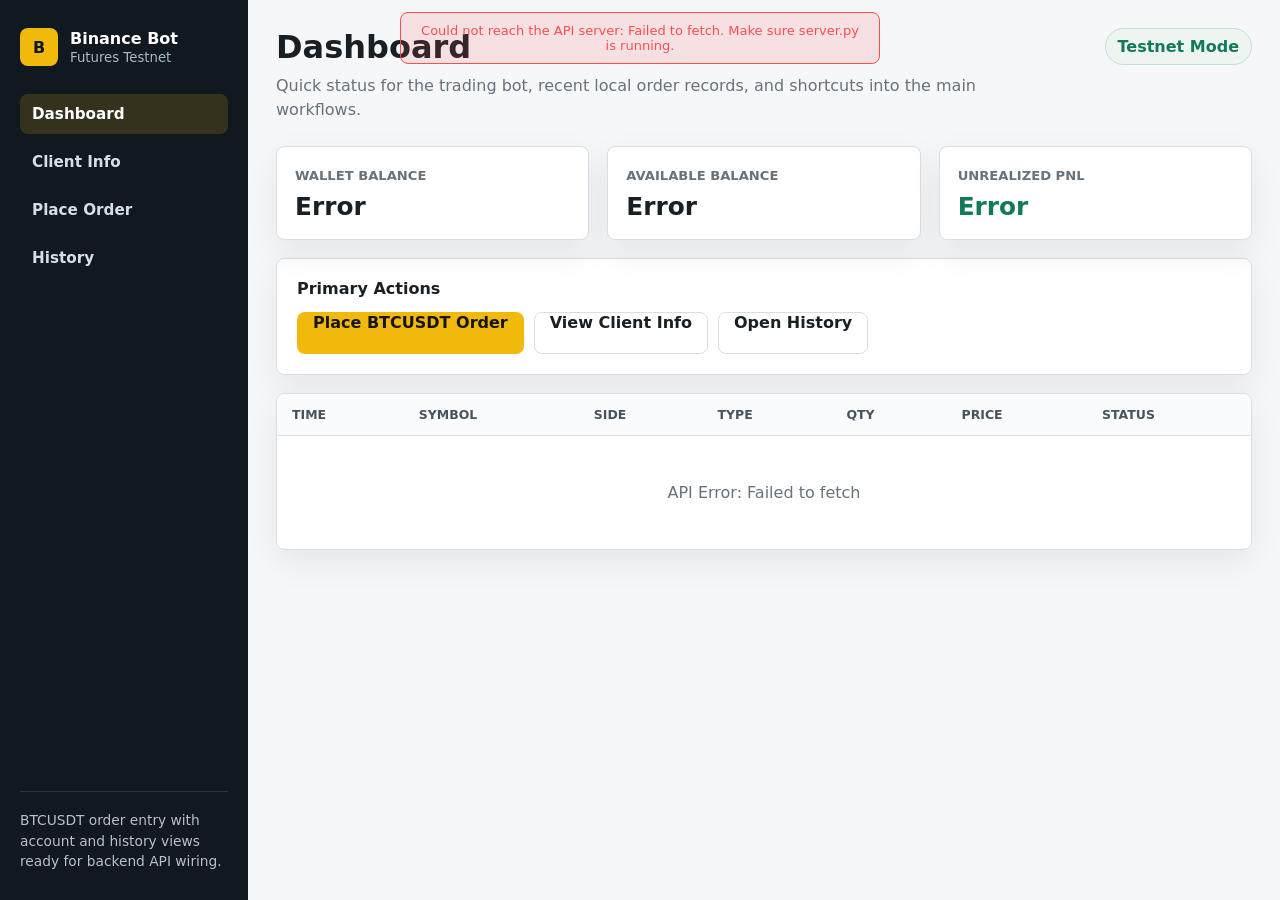
<file: frontend/index.html>
<!doctype html>
<html lang="en">
  <head>
    <meta charset="utf-8">
    <meta name="viewport" content="width=device-width, initial-scale=1">
    <title>Trading Bot Dashboard</title>
    <link rel="stylesheet" href="styles.css">
  </head>
  <body data-page="dashboard">
    <div class="app-shell">
      <aside class="sidebar">
        <a class="brand" href="index.html">
          <span class="brand-mark">B</span>
          <span class="brand-text">
            <strong>Binance Bot</strong>
            <span>Futures Testnet</span>
          </span>
        </a>
        <nav class="nav" aria-label="Primary">
          <a href="index.html" data-page="dashboard">Dashboard</a>
          <a href="client-info.html" data-page="client">Client Info</a>
          <a href="orders.html" data-page="orders">Place Order</a>
          <a href="history.html" data-page="history">History</a>
        </nav>
        <div class="sidebar-note">BTCUSDT order entry with account and history views ready for backend API wiring.</div>
      </aside>

      <main class="content">
        <header class="topbar">
          <div>
            <h1>Dashboard</h1>
            <p>Quick status for the trading bot, recent local order records, and shortcuts into the main workflows.</p>
          </div>
          <span class="status-pill">Testnet Mode</span>
        </header>

        <section class="grid three">
          <article class="metric">
            <span>Wallet Balance</span>
            <strong id="walletBalance">--</strong>
          </article>
          <article class="metric">
            <span>Available Balance</span>
            <strong id="availableBalance">--</strong>
          </article>
          <article class="metric good">
            <span>Unrealized PnL</span>
            <strong id="unrealizedPnl">--</strong>
          </article>
        </section>

        <section style="margin-top: 18px;">
          <article class="panel">
            <h2>Primary Actions</h2>
            <div class="actions">
              <a class="button" href="orders.html">Place BTCUSDT Order</a>
              <a class="button secondary" href="client-info.html">View Client Info</a>
              <a class="button secondary" href="history.html">Open History</a>
            </div>
          </article>
        </section>

        <section style="margin-top: 18px;">
          <div class="table-wrap">
            <table>
              <thead>
                <tr>
                  <th>Time</th>
                  <th>Symbol</th>
                  <th>Side</th>
                  <th>Type</th>
                  <th>Qty</th>
                  <th>Price</th>
                  <th>Status</th>
                </tr>
              </thead>
              <tbody id="recentOrdersBody"></tbody>
            </table>
          </div>
        </section>
      </main>
    </div>
    <script src="app.js"></script>
  </body>
</html>
</file>
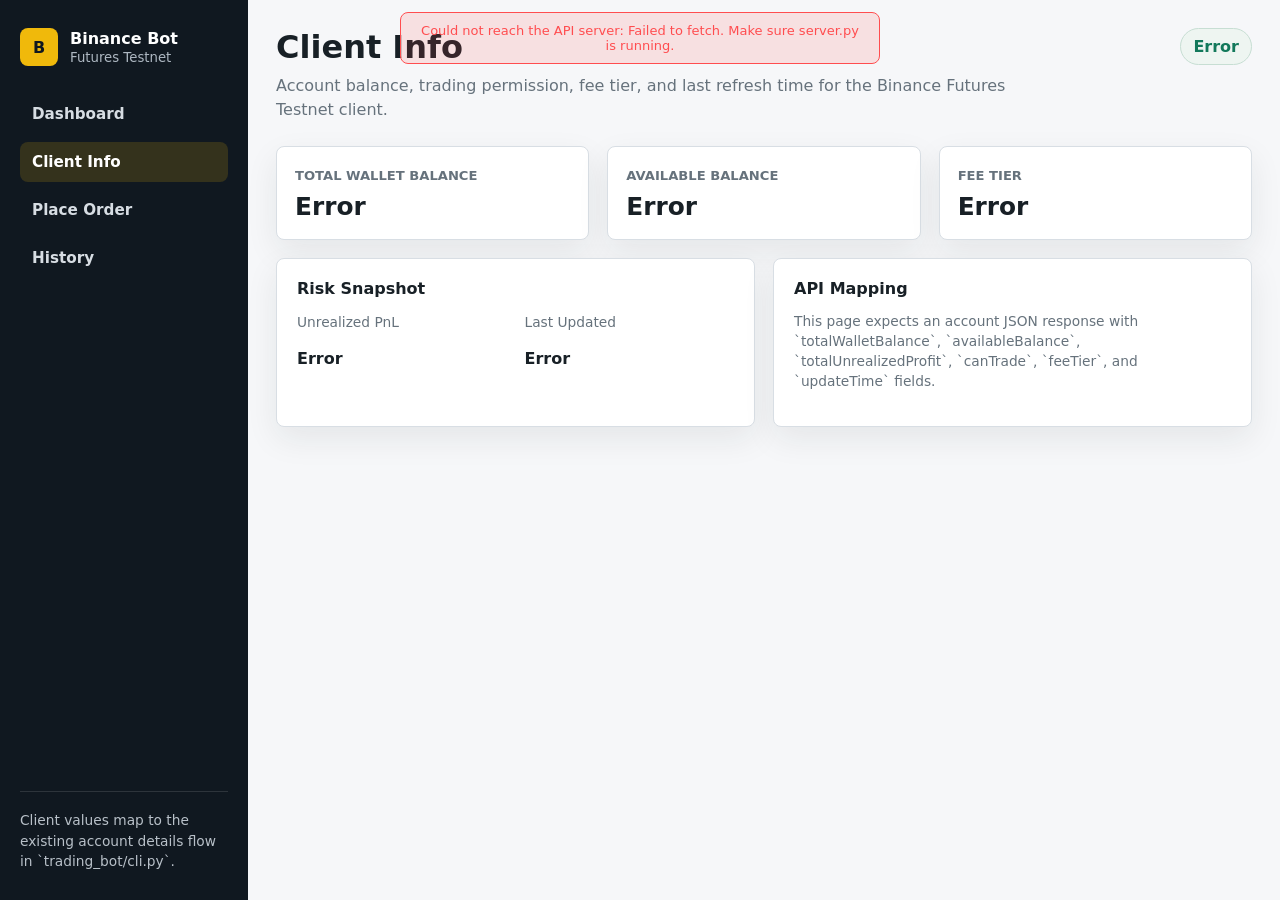
<file: frontend/client-info.html>
<!doctype html>
<html lang="en">
  <head>
    <meta charset="utf-8">
    <meta name="viewport" content="width=device-width, initial-scale=1">
    <title>Client Info - Trading Bot</title>
    <link rel="stylesheet" href="styles.css">
  </head>
  <body data-page="client">
    <div class="app-shell">
      <aside class="sidebar">
        <a class="brand" href="index.html">
          <span class="brand-mark">B</span>
          <span class="brand-text">
            <strong>Binance Bot</strong>
            <span>Futures Testnet</span>
          </span>
        </a>
        <nav class="nav" aria-label="Primary">
          <a href="index.html" data-page="dashboard">Dashboard</a>
          <a href="client-info.html" data-page="client">Client Info</a>
          <a href="orders.html" data-page="orders">Place Order</a>
          <a href="history.html" data-page="history">History</a>
        </nav>
        <div class="sidebar-note">Client values map to the existing account details flow in `trading_bot/cli.py`.</div>
      </aside>

      <main class="content">
        <header class="topbar">
          <div>
            <h1>Client Info</h1>
            <p>Account balance, trading permission, fee tier, and last refresh time for the Binance Futures Testnet client.</p>
          </div>
          <span class="status-pill" id="tradingStatus">Checking</span>
        </header>

        <section class="grid three">
          <article class="metric">
            <span>Total Wallet Balance</span>
            <strong id="walletBalance">--</strong>
          </article>
          <article class="metric">
            <span>Available Balance</span>
            <strong id="availableBalance">--</strong>
          </article>
          <article class="metric">
            <span>Fee Tier</span>
            <strong id="feeTier">--</strong>
          </article>
        </section>

        <section class="grid two" style="margin-top: 18px;">
          <article class="panel">
            <h2>Risk Snapshot</h2>
            <div class="grid two">
              <div>
                <span class="helper">Unrealized PnL</span>
                <p><strong id="unrealizedPnl">--</strong></p>
              </div>
              <div>
                <span class="helper">Last Updated</span>
                <p><strong id="lastUpdated">--</strong></p>
              </div>
            </div>
          </article>
          <article class="panel">
            <h2>API Mapping</h2>
            <p class="helper">This page expects an account JSON response with `totalWalletBalance`, `availableBalance`, `totalUnrealizedProfit`, `canTrade`, `feeTier`, and `updateTime` fields.</p>
          </article>
        </section>
      </main>
    </div>
    <script src="app.js"></script>
  </body>
</html>
</file>
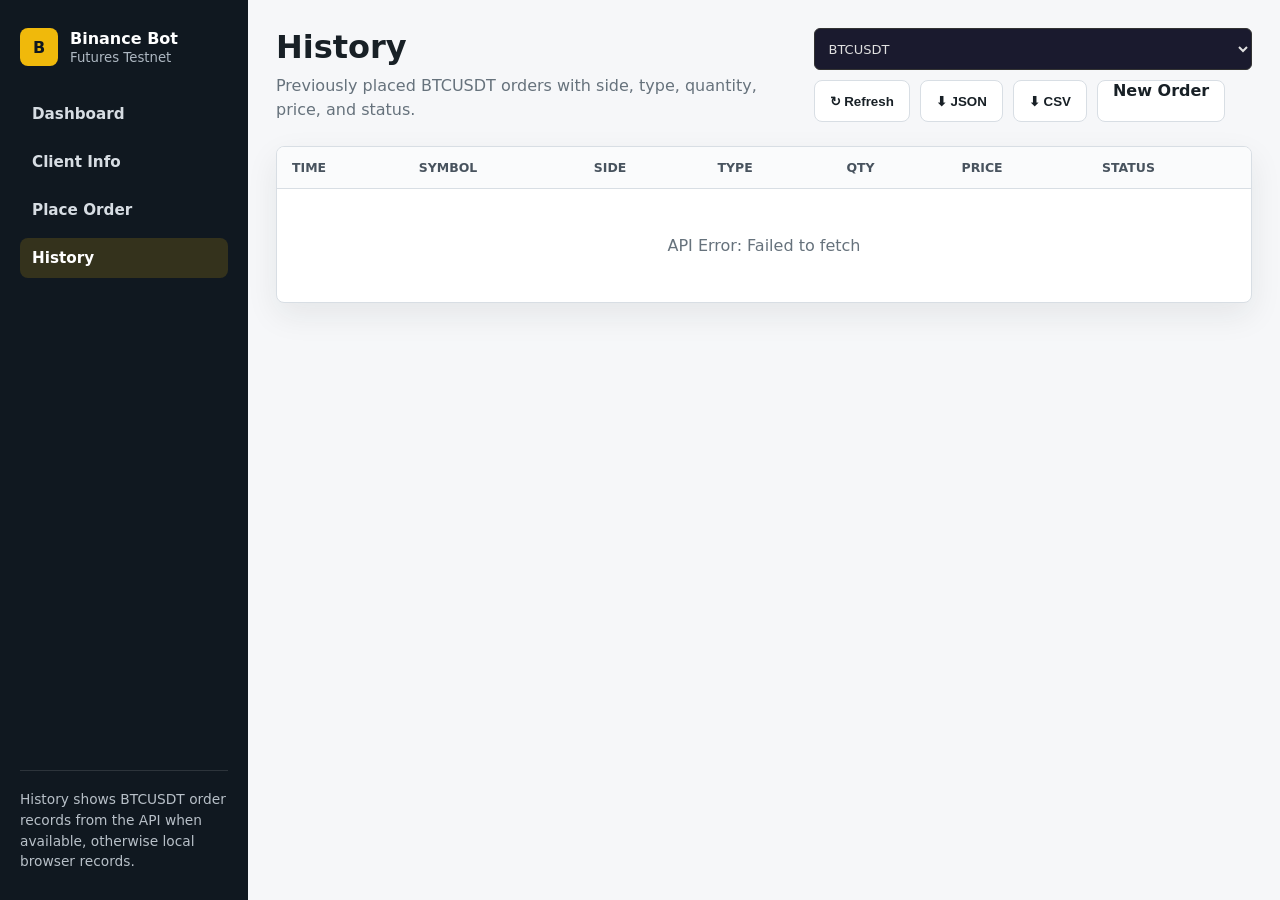
<file: frontend/history.html>
<!doctype html>
<html lang="en">
  <head>
    <meta charset="utf-8">
    <meta name="viewport" content="width=device-width, initial-scale=1">
    <title>History - Trading Bot</title>
    <link rel="stylesheet" href="styles.css">
  </head>
  <body data-page="history">
    <div class="app-shell">
      <aside class="sidebar">
        <a class="brand" href="index.html">
          <span class="brand-mark">B</span>
          <span class="brand-text">
            <strong>Binance Bot</strong>
            <span>Futures Testnet</span>
          </span>
        </a>
        <nav class="nav" aria-label="Primary">
          <a href="index.html" data-page="dashboard">Dashboard</a>
          <a href="client-info.html" data-page="client">Client Info</a>
          <a href="orders.html" data-page="orders">Place Order</a>
          <a href="history.html" data-page="history">History</a>
        </nav>
        <div class="sidebar-note">History shows BTCUSDT order records from the API when available, otherwise local browser records.</div>
      </aside>

      <main class="content">
        <header class="topbar">
          <div>
            <h1>History</h1>
            <p>Previously placed BTCUSDT orders with side, type, quantity, price, and status.</p>
          </div>
          <div class="actions">
            <select id="symbolFilter" style="padding:6px 10px;border-radius:6px;border:1px solid #333;background:#1a1a2e;color:#e0e0e0;font-size:13px;">
              <option value="BTCUSDT">BTCUSDT</option>
              <option value="ETHUSDT">ETHUSDT</option>
              <option value="BNBUSDT">BNBUSDT</option>
            </select>
            <button class="button secondary" id="refreshHistory" type="button">↻ Refresh</button>
            <button class="button secondary" id="downloadJson" type="button">⬇ JSON</button>
            <button class="button secondary" id="downloadCsv" type="button">⬇ CSV</button>
            <a class="button secondary" href="orders.html">New Order</a>
          </div>
        </header>

        <section class="table-wrap">
          <table>
            <thead>
              <tr>
                <th>Time</th>
                <th>Symbol</th>
                <th>Side</th>
                <th>Type</th>
                <th>Qty</th>
                <th>Price</th>
                <th>Status</th>
              </tr>
            </thead>
            <tbody id="historyBody"></tbody>
          </table>
        </section>
      </main>
    </div>
    <script src="app.js"></script>
  </body>
</html>
</file>
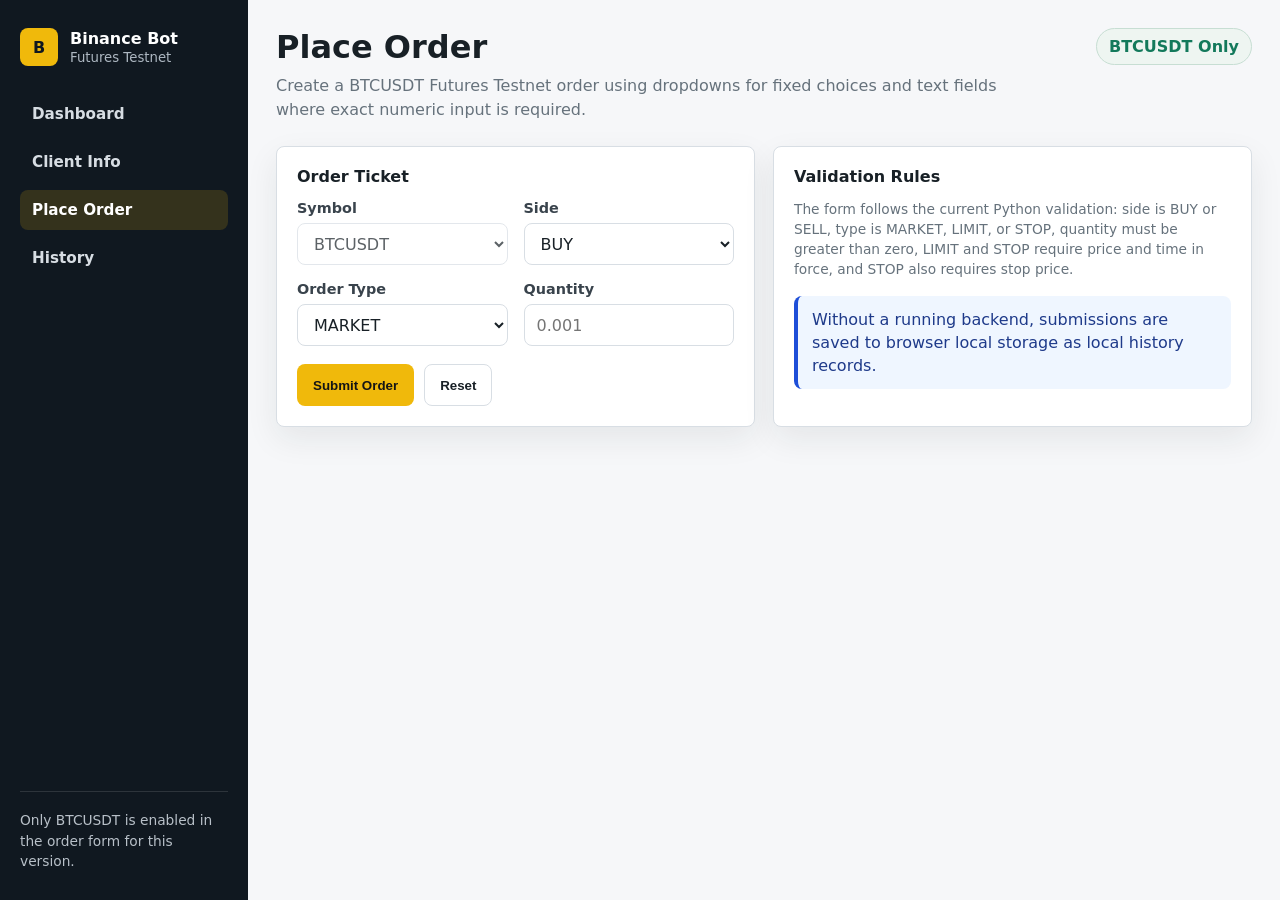
<file: frontend/orders.html>
<!doctype html>
<html lang="en">
  <head>
    <meta charset="utf-8">
    <meta name="viewport" content="width=device-width, initial-scale=1">
    <title>Place Order - Trading Bot</title>
    <link rel="stylesheet" href="styles.css">
  </head>
  <body data-page="orders">
    <div class="app-shell">
      <aside class="sidebar">
        <a class="brand" href="index.html">
          <span class="brand-mark">B</span>
          <span class="brand-text">
            <strong>Binance Bot</strong>
            <span>Futures Testnet</span>
          </span>
        </a>
        <nav class="nav" aria-label="Primary">
          <a href="index.html" data-page="dashboard">Dashboard</a>
          <a href="client-info.html" data-page="client">Client Info</a>
          <a href="orders.html" data-page="orders">Place Order</a>
          <a href="history.html" data-page="history">History</a>
        </nav>
        <div class="sidebar-note">Only BTCUSDT is enabled in the order form for this version.</div>
      </aside>

      <main class="content">
        <header class="topbar">
          <div>
            <h1>Place Order</h1>
            <p>Create a BTCUSDT Futures Testnet order using dropdowns for fixed choices and text fields where exact numeric input is required.</p>
          </div>
          <span class="status-pill">BTCUSDT Only</span>
        </header>

        <section class="grid two">
          <form class="panel" id="orderForm">
            <h2>Order Ticket</h2>
            <div class="form-grid">
              <div class="field">
                <label for="symbol">Symbol</label>
                <select id="symbol" name="symbol" disabled>
                  <option value="BTCUSDT">BTCUSDT</option>
                </select>
              </div>

              <div class="field">
                <label for="side">Side</label>
                <select id="side" name="side" required>
                  <option value="BUY">BUY</option>
                  <option value="SELL">SELL</option>
                </select>
              </div>

              <div class="field">
                <label for="orderType">Order Type</label>
                <select id="orderType" name="order_type" required>
                  <option value="MARKET">MARKET</option>
                  <option value="LIMIT">LIMIT</option>
                  <option value="STOP">STOP</option>
                </select>
              </div>

              <div class="field">
                <label for="quantity">Quantity</label>
                <input id="quantity" name="quantity" inputmode="decimal" placeholder="0.001" required>
              </div>

              <div class="field" id="priceField">
                <label for="price">Price</label>
                <input id="price" name="price" inputmode="decimal" placeholder="65000">
              </div>

              <div class="field" id="timeInForceField">
                <label for="timeInForce">Time In Force</label>
                <select id="timeInForce" name="time_in_force">
                  <option value="GTC">GTC</option>
                  <option value="IOC">IOC</option>
                  <option value="FOK">FOK</option>
                  <option value="GTX">GTX</option>
                  <option value="GTD">GTD</option>
                </select>
              </div>

              <div class="field" id="stopPriceField">
                <label for="stopPrice">Stop Price</label>
                <input id="stopPrice" name="stop_price" inputmode="decimal" placeholder="64000">
              </div>
            </div>

            <div class="actions" style="margin-top: 18px;">
              <button class="button" type="submit">Submit Order</button>
              <button class="button secondary" type="reset">Reset</button>
            </div>
            <div class="message" id="orderMessage" role="status"></div>
          </form>

          <aside class="panel">
            <h2>Validation Rules</h2>
            <p class="helper">The form follows the current Python validation: side is BUY or SELL, type is MARKET, LIMIT, or STOP, quantity must be greater than zero, LIMIT and STOP require price and time in force, and STOP also requires stop price.</p>
            <div class="notice" style="margin-top: 16px;">Without a running backend, submissions are saved to browser local storage as local history records.</div>
          </aside>
        </section>
      </main>
    </div>
    <script src="app.js"></script>
  </body>
</html>
</file>
<file: frontend/styles.css>
:root {
  --bg: #f6f7f9;
  --surface: #ffffff;
  --surface-alt: #eef5f1;
  --text: #182026;
  --muted: #66727c;
  --line: #d8dee4;
  --accent: #f0b90b;
  --accent-strong: #c99400;
  --good: #13795b;
  --bad: #b42318;
  --info: #1d4ed8;
  --shadow: 0 12px 32px rgba(24, 32, 38, 0.08);
  font-family: Inter, ui-sans-serif, system-ui, -apple-system, BlinkMacSystemFont, "Segoe UI", sans-serif;
}

* {
  box-sizing: border-box;
}

body {
  margin: 0;
  min-height: 100vh;
  background: var(--bg);
  color: var(--text);
}

a {
  color: inherit;
  text-decoration: none;
}

.app-shell {
  display: grid;
  grid-template-columns: 248px minmax(0, 1fr);
  min-height: 100vh;
}

.sidebar {
  background: #101820;
  color: #fff;
  padding: 28px 20px;
  display: flex;
  flex-direction: column;
  gap: 28px;
}

.brand {
  display: flex;
  align-items: center;
  gap: 12px;
  min-width: 0;
}

.brand-mark {
  width: 38px;
  height: 38px;
  display: grid;
  place-items: center;
  background: var(--accent);
  color: #101820;
  font-weight: 800;
  border-radius: 8px;
}

.brand-text {
  min-width: 0;
}

.brand-text strong,
.brand-text span {
  display: block;
  white-space: nowrap;
  overflow: hidden;
  text-overflow: ellipsis;
}

.brand-text span {
  color: #aeb8c2;
  font-size: 0.83rem;
  margin-top: 2px;
}

.nav {
  display: grid;
  gap: 8px;
}

.nav a {
  color: #d7dde3;
  padding: 11px 12px;
  border-radius: 8px;
  font-weight: 600;
  font-size: 0.95rem;
}

.nav a:hover,
.nav a.active {
  background: rgba(240, 185, 11, 0.16);
  color: #fff;
}

.sidebar-note {
  margin-top: auto;
  color: #b8c0c8;
  font-size: 0.86rem;
  line-height: 1.5;
  border-top: 1px solid rgba(255, 255, 255, 0.12);
  padding-top: 18px;
}

.content {
  padding: 28px;
}

.topbar {
  display: flex;
  justify-content: space-between;
  align-items: flex-start;
  gap: 18px;
  margin-bottom: 24px;
}

.topbar h1 {
  margin: 0;
  font-size: clamp(1.7rem, 2.5vw, 2.35rem);
  letter-spacing: 0;
}

.topbar p {
  margin: 8px 0 0;
  color: var(--muted);
  max-width: 760px;
  line-height: 1.5;
}

.status-pill {
  background: var(--surface-alt);
  color: var(--good);
  border: 1px solid #c7ded3;
  border-radius: 999px;
  padding: 8px 12px;
  font-weight: 700;
  white-space: nowrap;
}

.grid {
  display: grid;
  gap: 18px;
}

.grid.two {
  grid-template-columns: repeat(2, minmax(0, 1fr));
}

.grid.three {
  grid-template-columns: repeat(3, minmax(0, 1fr));
}

.panel,
.metric,
.table-wrap {
  background: var(--surface);
  border: 1px solid var(--line);
  border-radius: 8px;
  box-shadow: var(--shadow);
}

.panel {
  padding: 20px;
}

.panel h2,
.metric h2 {
  margin: 0 0 14px;
  font-size: 1rem;
}

.metric {
  padding: 18px;
}

.metric span {
  color: var(--muted);
  font-size: 0.82rem;
  font-weight: 700;
  text-transform: uppercase;
}

.metric strong {
  display: block;
  margin-top: 8px;
  font-size: 1.55rem;
  letter-spacing: 0;
}

.metric.good strong {
  color: var(--good);
}

.metric.bad strong {
  color: var(--bad);
}

.actions {
  display: flex;
  flex-wrap: wrap;
  gap: 10px;
}

.button {
  border: 1px solid transparent;
  background: var(--accent);
  color: #151515;
  min-height: 42px;
  padding: 0 15px;
  border-radius: 8px;
  font-weight: 800;
  cursor: pointer;
}

.button:hover {
  background: var(--accent-strong);
}

.button.secondary {
  background: #fff;
  border-color: var(--line);
  color: var(--text);
}

.button.secondary:hover {
  background: #f1f3f5;
}

.form-grid {
  display: grid;
  grid-template-columns: repeat(2, minmax(0, 1fr));
  gap: 16px;
}

.field {
  display: grid;
  gap: 7px;
}

.field.full {
  grid-column: 1 / -1;
}

label {
  color: #39434c;
  font-weight: 700;
  font-size: 0.9rem;
}

input,
select {
  width: 100%;
  min-height: 42px;
  border: 1px solid var(--line);
  border-radius: 8px;
  padding: 0 12px;
  font: inherit;
  background: #fff;
  color: var(--text);
}

input:focus,
select:focus {
  outline: 3px solid rgba(240, 185, 11, 0.25);
  border-color: var(--accent-strong);
}

.helper {
  color: var(--muted);
  font-size: 0.86rem;
  line-height: 1.45;
}

.notice {
  border-left: 4px solid var(--info);
  background: #eff6ff;
  padding: 12px 14px;
  border-radius: 8px;
  color: #1e3a8a;
  line-height: 1.45;
}

.message {
  display: none;
  margin-top: 16px;
  padding: 12px 14px;
  border-radius: 8px;
  font-weight: 700;
}

.message.show {
  display: block;
}

.message.success {
  background: #ecfdf3;
  color: var(--good);
}

.message.error {
  background: #fef3f2;
  color: var(--bad);
}

.table-wrap {
  overflow-x: auto;
}

table {
  width: 100%;
  border-collapse: collapse;
  min-width: 760px;
}

th,
td {
  text-align: left;
  padding: 13px 15px;
  border-bottom: 1px solid var(--line);
  white-space: nowrap;
}

th {
  color: #48535e;
  font-size: 0.78rem;
  text-transform: uppercase;
  letter-spacing: 0;
  background: #fafbfc;
}

tbody tr:last-child td {
  border-bottom: 0;
}

.tag {
  display: inline-flex;
  align-items: center;
  min-height: 24px;
  padding: 0 8px;
  border-radius: 999px;
  font-size: 0.78rem;
  font-weight: 800;
}

.tag.buy {
  background: #ecfdf3;
  color: var(--good);
}

.tag.sell {
  background: #fef3f2;
  color: var(--bad);
}

.tag.neutral {
  background: #edf2f7;
  color: #3f4a55;
}

.empty-state {
  padding: 34px 18px;
  text-align: center;
  color: var(--muted);
}

@media (max-width: 860px) {
  .app-shell {
    grid-template-columns: 1fr;
  }

  .sidebar {
    position: sticky;
    top: 0;
    z-index: 5;
    padding: 16px;
    gap: 14px;
  }

  .nav {
    display: flex;
    overflow-x: auto;
    padding-bottom: 4px;
  }

  .nav a {
    white-space: nowrap;
  }

  .sidebar-note {
    display: none;
  }

  .content {
    padding: 20px 16px 28px;
  }

  .topbar {
    flex-direction: column;
  }

  .grid.two,
  .grid.three,
  .form-grid {
    grid-template-columns: 1fr;
  }
}
</file>
